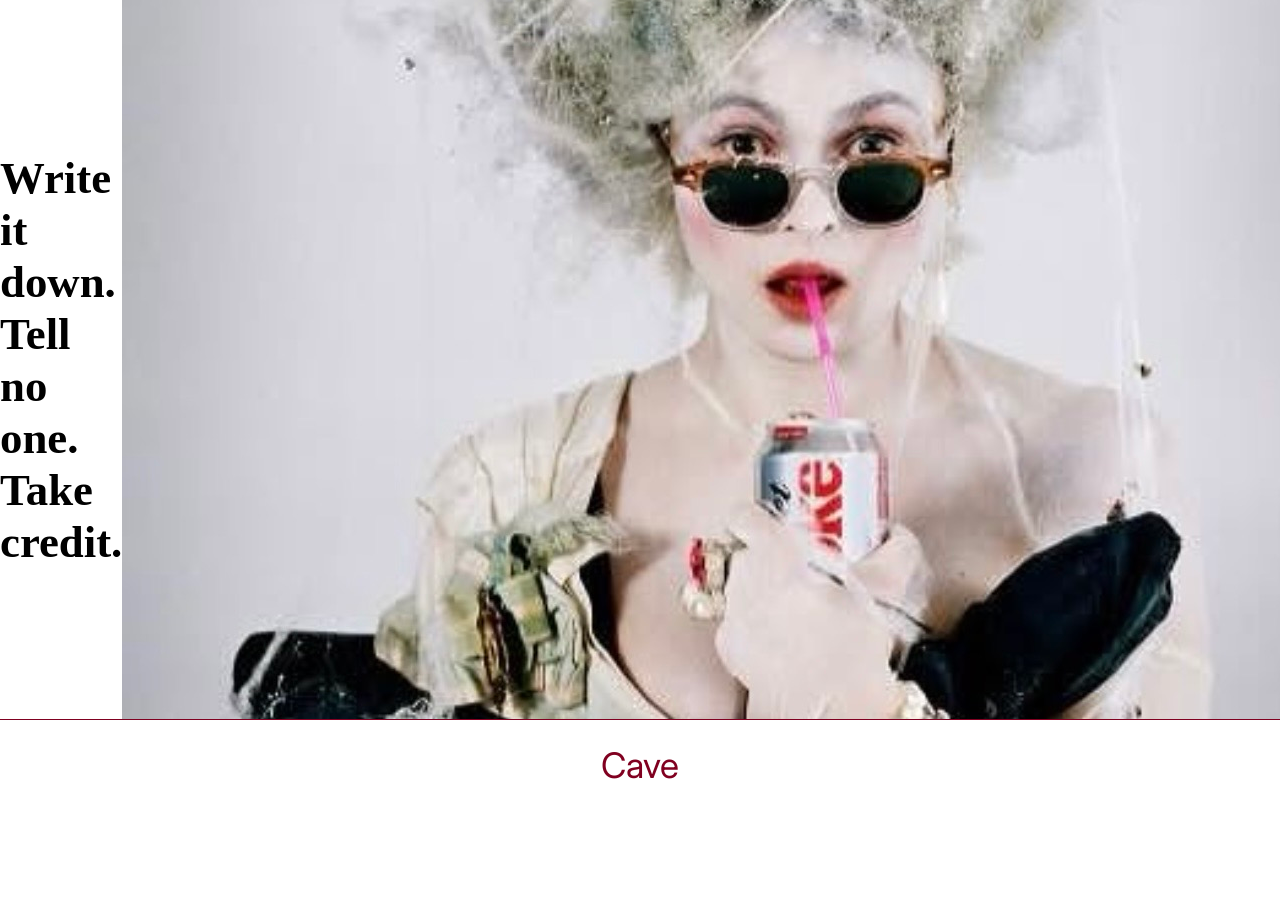
<file: index.html>
<!DOCTYPE html>
<html lang="en">
<head>
    <meta charset="UTF-8">
    <meta name="viewport" content="width=device-width, initial-scale=1.0">

    <link rel="stylesheet" href="style.css">
    <title>FI Lyric Art</title>
</head>
<body>
    <main>
        <section class="hero">
            <div class="h1">
                <h1>Write it down.
                <br>Tell no one.
                <br>Take credit.
                </h1>
            </div> 
            <img src="images/IMG_5180.jpg" alt="" class="hero-img">
        </section>
        <nav>
            <p><a href="cave.html">Cave</a></p>
        </nav>
    </main>
</body>
</html>
</file>
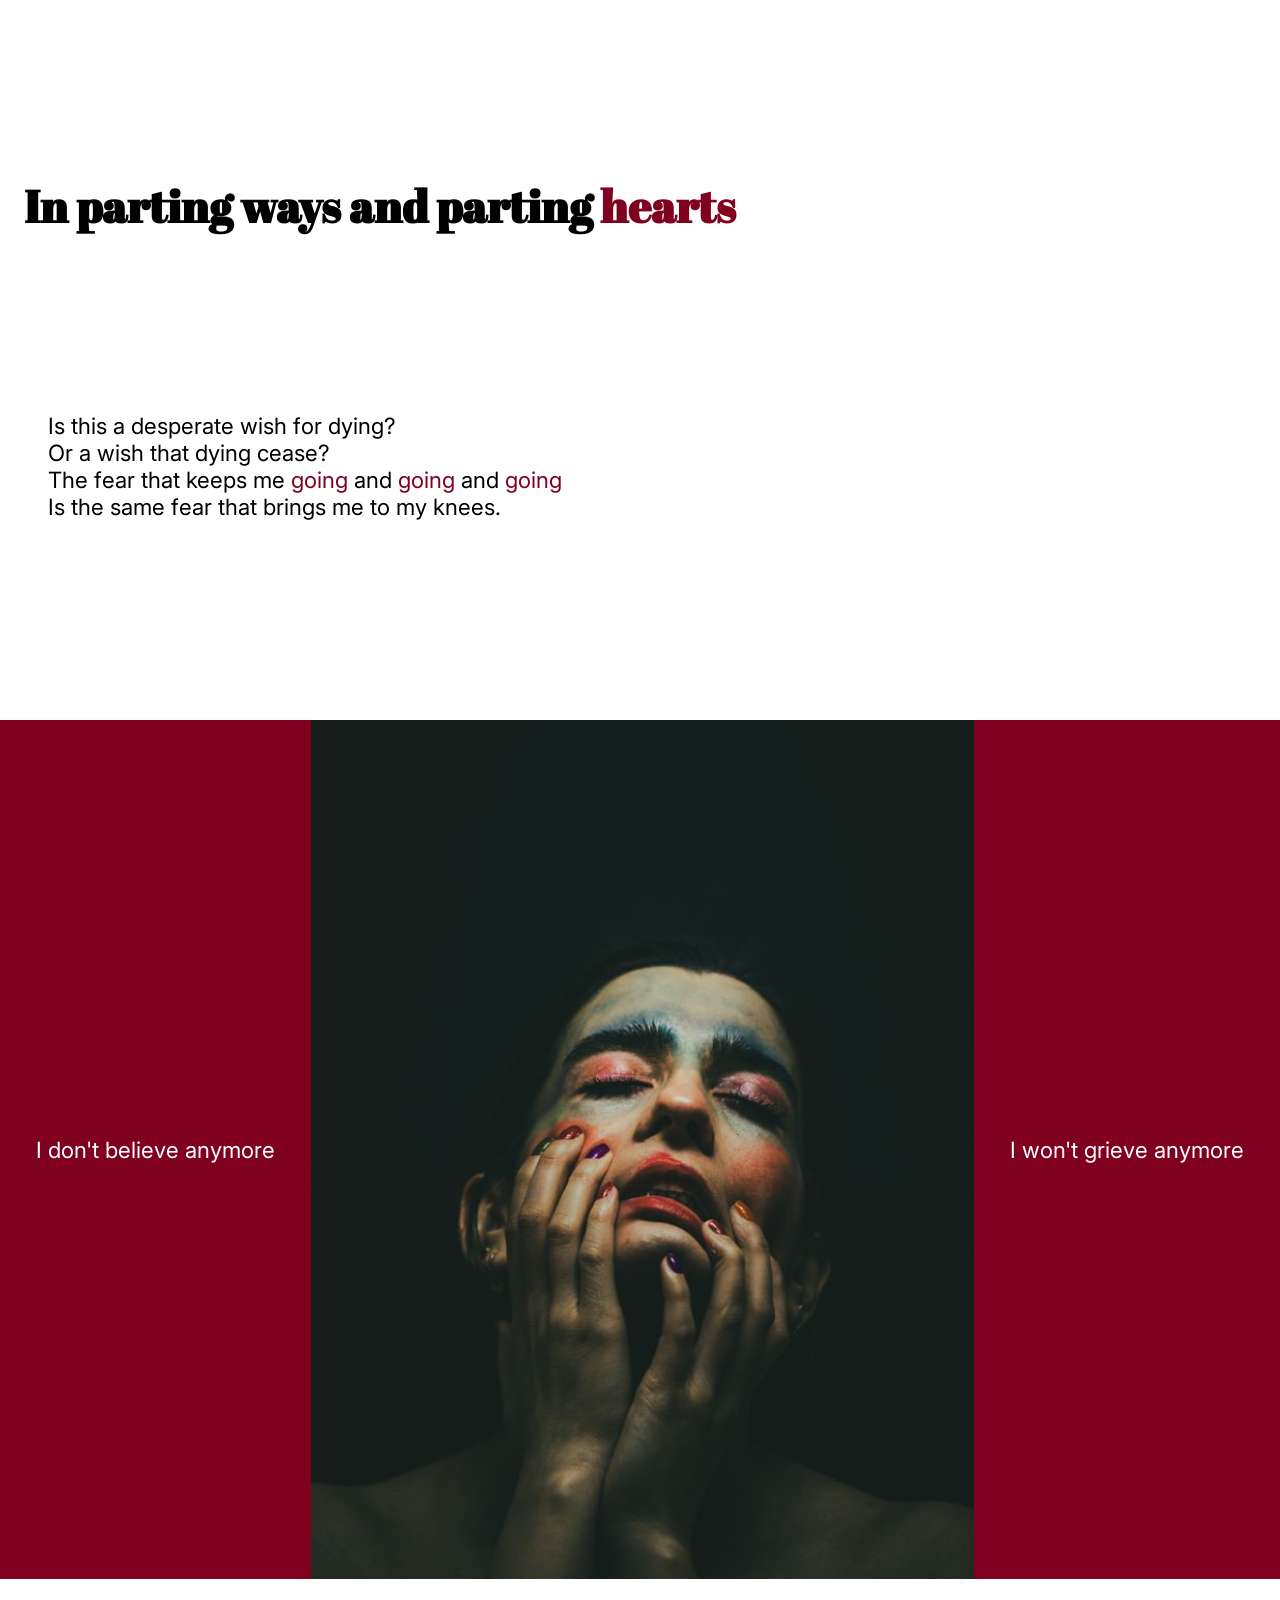
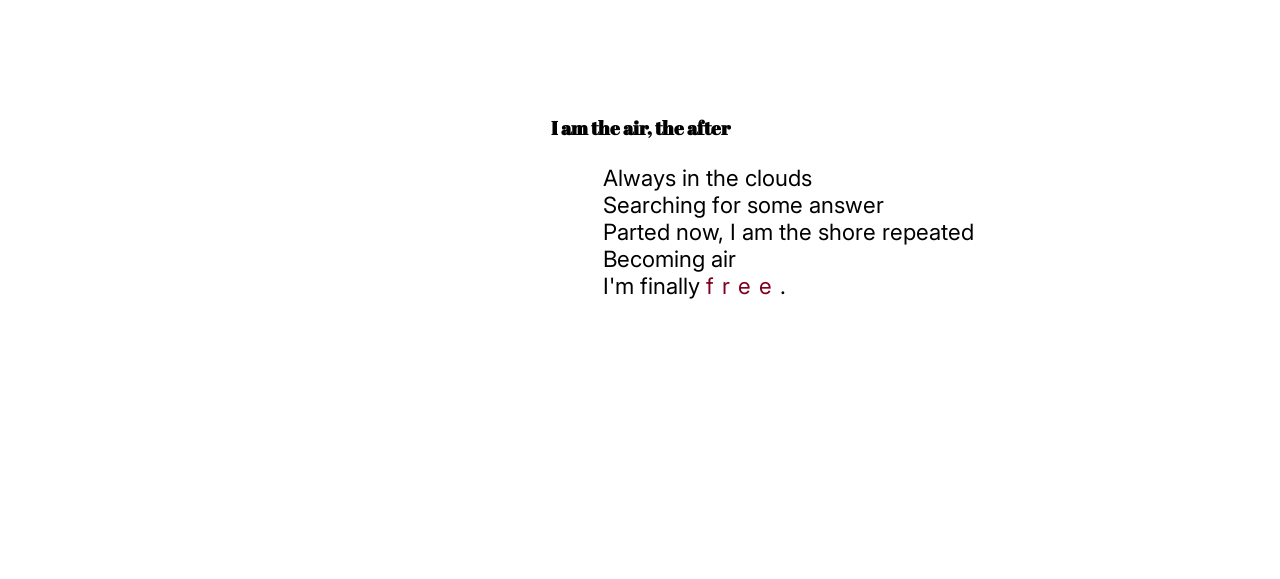
<file: cave.html>
<!DOCTYPE html>
<html lang="en">
<head>
    <meta charset="UTF-8">
    <meta name="viewport" content="width=device-width, initial-scale=1.0">

    <link rel="stylesheet" href="cavestyle.css">
    <title>FI lyric art.a</title>
</head>
<body>
    <main>
        <section class="hero">
            <h2>In parting ways and parting <span class="span">hearts</span></h2>
            <p>Is this a desperate wish for dying?
                <br>Or a wish that dying cease?
                <br>The fear that keeps me <span class="span">going</span> and <span class="sec-span">going</span> and <span class="sec-span">going</span>
                <br>Is the same fear that brings me to my knees.
            </p>
        </section>

        <section class="img-section">
            <div class="img-div img-div-div">
                <p class="">I don't believe anymore</p>
            </div>
            <img src="images/pic2.jpg" alt="" class="img-div">
            <div class="img-div img-div-div">
                <p class="">I won't grieve anymore</p>
            </div>
        </section>

        <section class="last">
            <h3>I am the air, the after</h3>
                <p class="last-p">Always in the clouds
                <br>Searching for some answer
                <br>Parted now, I am the shore repeated
                <br>Becoming air
                <br>I'm finally <span class="last-span">free</span>.
            </p>
        </section>
    </main>
</body>
</html>
</file>
<file: style.css>
@import url('https://fonts.googleapis.com/css2?family=Abril+Fatface&family=Inter:ital,opsz,wght@0,14..32,100..900;1,14..32,100..900&display=swap');

* {
    margin: 0;
    padding: 0;
    box-sizing: border-box;
}

@view-transition {
    navigation: auto;
}

img {
    object-fit: cover;
}

p   {
    padding: 24px;
    font-size: 2.2rem;
    font-family: "Inter", sans-serif;
}

a   {
    text-decoration: none;
    color: #800020;
}

main    {
    display: flex;
    flex-direction: column;
    justify-content: space-around;
}

.hero   {
    height: 80vh;
    display: flex;
    flex-direction: row;
    justify-content: space-evenly;
    border-bottom: 1px solid #800020;
}

.h1 {
    place-content: center;
}
h1  {
    font-size: 2.8rem;
}

nav {
    display: flex;
    flex-direction: row;
    justify-content: center;
}



@media only screen 
    and (min-device-width: 375px) 
    and (max-device-width: 812px) {
    .hero   {
        display: flex;
        flex-direction: column;
        justify-content: space-evenly;
    }
    .h1 {
        font-size: 2rem;
        padding: 24px;
    }
    nav {
        margin-top: 124px;
        padding-top: 25px;
        height: 30vh;
    }
}
</file>
<file: cavestyle.css>
@import url('https://fonts.googleapis.com/css2?family=Abril+Fatface&family=Inter:ital,opsz,wght@0,14..32,100..900;1,14..32,100..900&display=swap');

* {
    margin: 0;
    padding: 0;
    box-sizing: border-box;
}

img {
    object-fit: cover;
}

h1, h2, h3  {
    font-family: "Abril Fatface", serif;
}

p   {
    padding: 24px;
    font-size: 1.4rem;
    font-family: "Inter", sans-serif;
}

span {
    color: #800020;
}

main    {
    display: flex;
    flex-direction: column;
}

section {
    display: flex;
    flex-direction: row;
}

.hero   {
    height: 80vh;
    display: flex;
    flex-direction: column;
    justify-content: space-evenly;
    padding: 24px;
}

h1  {
    font-size: 2.8rem;
}

.img-section {
    display: flex;
    flex-direction: row;
}

.img-div    {
    flex-grow: 1;
    place-content: center;
    background-color: #800020;
    color: #fff;
    text-align: center;
    place-content: center;
}

.last   {
    height: 80vh;
    display: flex;
    flex-direction: column;
    justify-content: center;
    align-items: center;
    margin-top: -120px;

}

h2  {
    font-size: 2.8rem;
}

.last-p     {
    padding-left: 200px;
    margin-left: 120px;
}

.last-span  {
    letter-spacing: 8px;
}

@media only screen 
    and (min-device-width: 375px) 
    and (max-device-width: 812px) {
    section, .img-section {
        display: flex;
        flex-direction: column;
    }
    .img-div-div    {
        height: 150px;
    }
    .last-p   {
        padding-left: 50px;
    }
}
</file>
